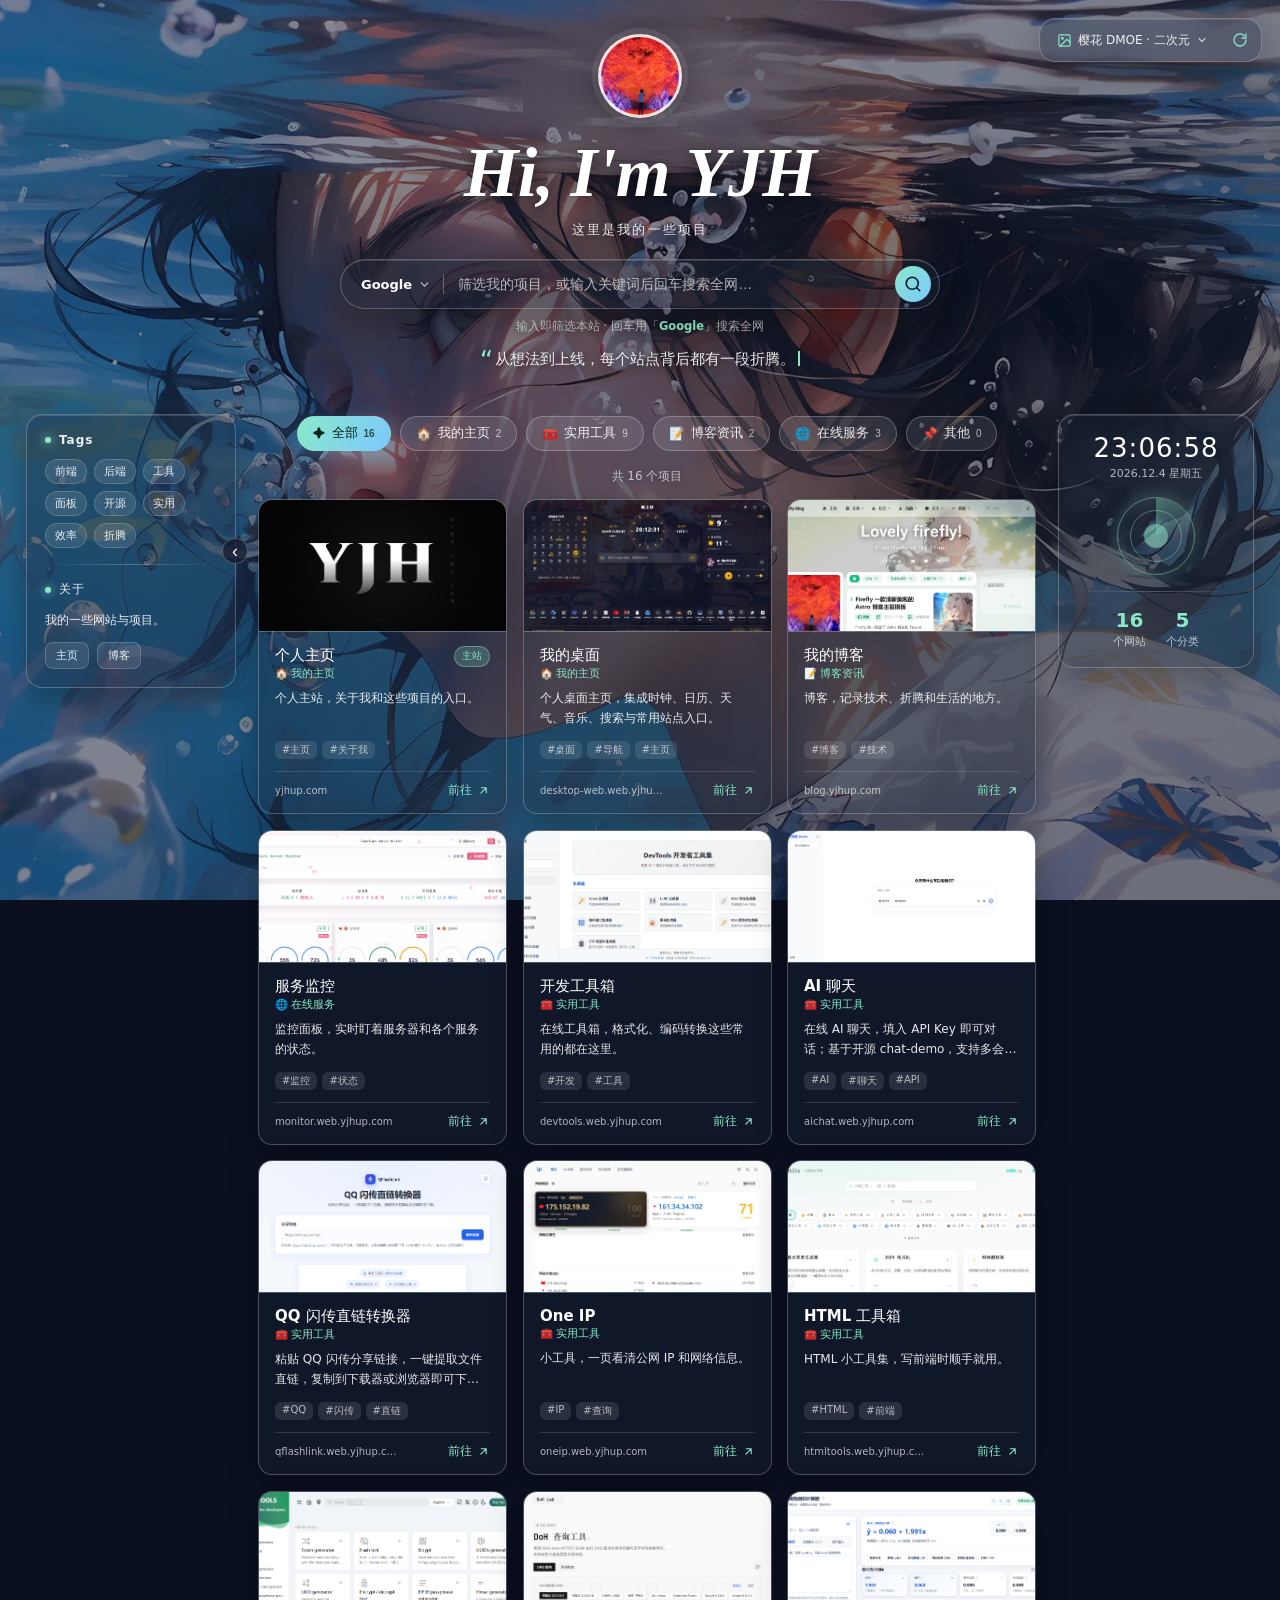
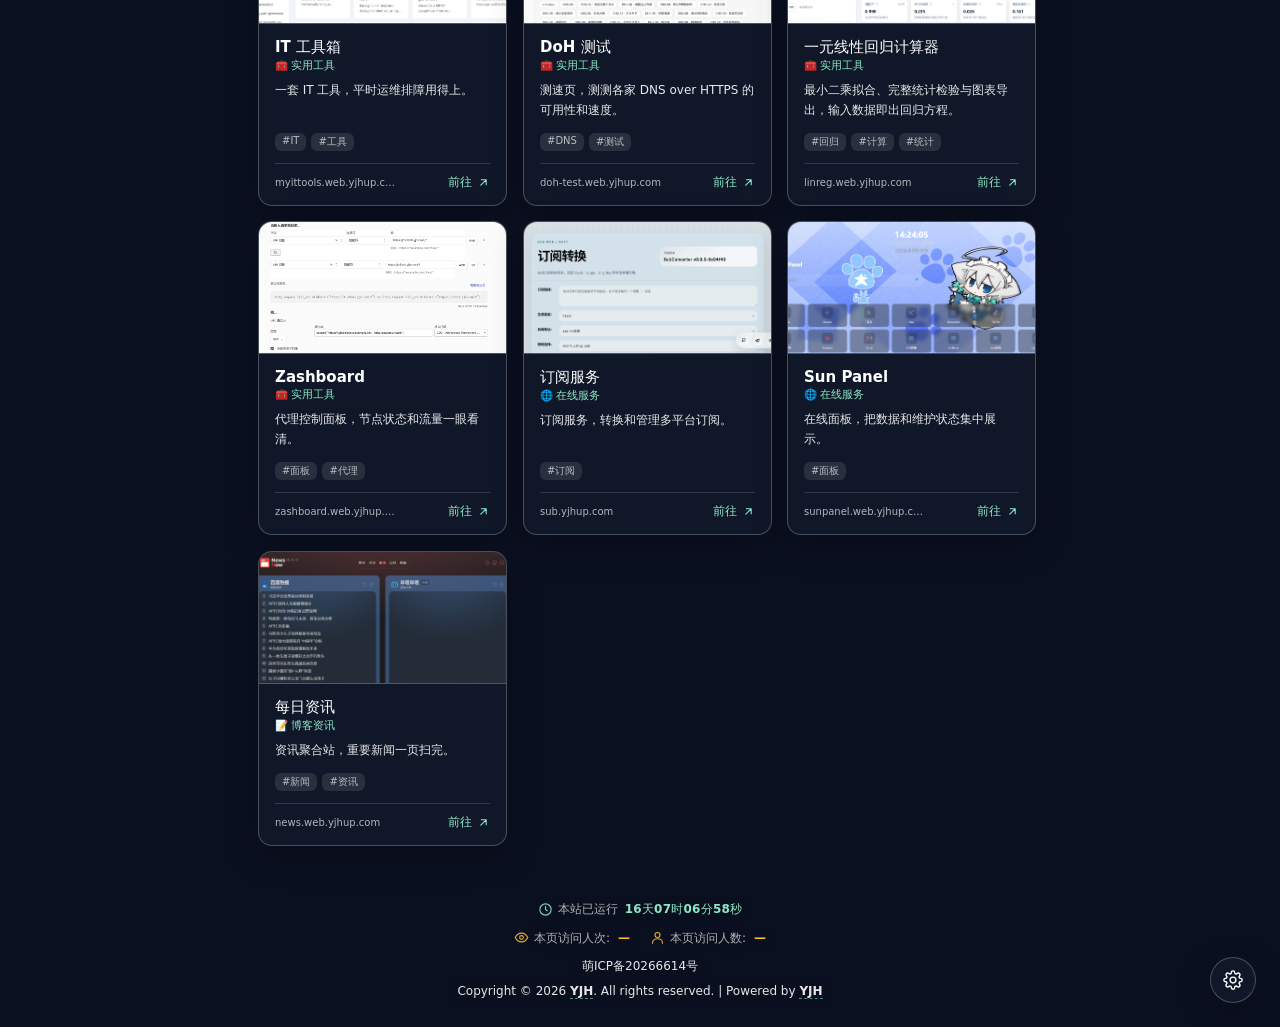
<file: index.html>
<!DOCTYPE html>
<html lang="zh-CN">
<head>
  <meta charset="UTF-8" />
  <meta name="viewport" content="width=device-width, initial-scale=1.0" />
  <title>我的网站展示</title>
  <meta name="description" content="我的网站与项目，点开就能看。" />
  <meta name="keywords" content="网站,项目,作品,开发,工具,yjhup" />
  <meta name="theme-color" content="#0b1021" />
  <link rel="icon" href="data:image/svg+xml,%3Csvg xmlns='http://www.w3.org/2000/svg' viewBox='0 0 100 100'%3E%3Ctext y='.9em' font-size='90'%3E🚀%3C/text%3E%3C/svg%3E" />
  <link rel="stylesheet" href="css/style.css" />
</head>
<body>
  <!-- 背景层：默认使用原项目壁纸 assets/wallpaper/ocean-girl.png -->
  <div class="bg-layer" id="bgLayer" aria-hidden="true">
    <div class="bg-image" id="bgImage"></div>
    <div class="bg-tint"></div>
    <div class="bg-overlay"></div>
  </div>

  <!-- 背景控制：图源选择 + 换一张（API 随机背景模式下显示） -->
  <div class="bg-controls glass" id="bgControls" hidden>
    <div class="wp-source-wrap">
      <button type="button" class="wp-source-btn" id="wpSourceBtn" title="选择背景图源">
        <svg viewBox="0 0 24 24" aria-hidden="true"><rect x="3" y="3" width="18" height="18" rx="2"/><circle cx="8.5" cy="8.5" r="1.5"/><path d="m21 15-5-5L5 21"/></svg>
        <span id="wpSourceLabel">樱花 DMOE</span>
        <svg class="caret-svg" viewBox="0 0 24 24" aria-hidden="true"><path d="M6 9l6 6 6-6"/></svg>
      </button>
      <div class="wp-source-menu glass" id="wpSourceMenu" hidden></div>
    </div>
    <button type="button" class="wp-refresh-btn" id="refreshBgBtn" title="换一张背景">
      <svg viewBox="0 0 24 24" aria-hidden="true"><path d="M21 12a9 9 0 1 1-2.6-6.4M21 3v6h-6"/></svg>
    </button>
  </div>

  <!-- 加载态 -->
  <div class="boot" id="boot">
    <div class="boot-spinner"></div>
    <p>正在加载网站清单…</p>
  </div>

  <div class="app" id="app" hidden>
    <!-- 顶部 hero（跨整行） -->
    <header class="topbar">
      <div class="avatar" id="avatar" aria-hidden="true">YJH</div>
      <h1 class="hero-title" id="heroTitle"></h1>
      <p class="hero-subtitle" id="heroSubtitle"></p>

      <!-- 搜索框：前置引擎下拉 + 站内实时筛选 + 回车全网搜索 -->
      <div class="search-wrap glass">
        <div class="engine-box" id="engineBox">
          <button type="button" class="engine-trigger" id="engineTrigger" aria-haspopup="listbox" aria-expanded="false">
            <span id="engineLabel">Google</span>
            <svg viewBox="0 0 24 24" aria-hidden="true"><path d="M6 9l6 6 6-6"/></svg>
          </button>
          <div class="engine-menu glass" id="engineMenu" role="listbox" hidden></div>
        </div>
        <span class="search-divider" aria-hidden="true"></span>
        <input id="searchInput" type="search" placeholder="筛选我的项目，或输入关键词后回车搜索全网…" autocomplete="off" aria-label="搜索项目" />
        <button class="search-go" id="searchGo" title="用所选搜索引擎搜索" aria-label="搜索">
          <svg viewBox="0 0 24 24" aria-hidden="true"><path d="M21 21l-4.3-4.3M19 11a8 8 0 1 1-16 0 8 8 0 0 1 16 0Z"/></svg>
        </button>
      </div>
      <p class="search-hint" id="searchHint"></p>

      <p class="typewriter"><span class="quote-mark">“</span><span id="typeTarget"></span><span class="caret"></span></p>
    </header>

    <!-- 左侧信息面板 -->
    <aside class="side-panel side-left glass" id="leftPanel">
      <div class="panel-label"><span class="dot"></span>Tags</div>
      <div class="tag-cloud" id="tagCloud"></div>
      <div class="panel-divider"></div>
      <div class="panel-label"><span class="dot"></span>关于</div>
      <p class="about-text" id="aboutText"></p>
      <div class="social-row" id="socialRow"></div>
      <button class="panel-collapse" id="collapseLeft" title="收起面板" aria-label="收起面板">‹</button>
    </aside>
    <!-- 收起后出现的恢复入口（始终可见，无需刷新） -->
    <button class="panel-restore" id="restoreLeft" title="展开标签面板" aria-label="展开标签面板" hidden>标签 ›</button>

    <!-- 主体内容 -->
    <main class="content">
      <nav class="categories" id="categories" aria-label="网站分类"></nav>

      <div class="result-meta">
        <span id="resultCount"></span>
        <button class="reset-btn" id="resetBtn" hidden>清除筛选</button>
      </div>

      <section class="grid" id="grid" aria-live="polite"></section>

      <div class="empty" id="empty" hidden>
        <div class="empty-icon">🔍</div>
        <h3>没有找到匹配的项目</h3>
        <p>换个关键词试试，或者点上方按钮直接搜索全网。</p>
        <button class="primary-btn" id="emptyReset">显示全部</button>
      </div>
    </main>

    <!-- 右侧时钟面板 -->
    <aside class="side-panel side-right glass" id="rightPanel">
      <div class="clock" id="clock">00:00:00</div>
      <div class="clock-date" id="clockDate"></div>
      <div class="radar" aria-hidden="true"><span></span><span></span></div>
      <div class="panel-divider"></div>
      <div class="stat-row">
        <div class="stat"><strong id="statSites">0</strong><span>个网站</span></div>
        <div class="stat"><strong id="statCats">0</strong><span>个分类</span></div>
      </div>
    </aside>

    <footer class="footer" id="footer">
      <!-- 页脚第一行：本站运行时间（JS 每秒更新，格式 x天X时X分X秒） -->
      <div class="uptime-line">
        <span class="stat-item uptime-item">
          <svg viewBox="0 0 24 24" aria-hidden="true"><circle cx="12" cy="12" r="9"/><path d="M12 7v5l3 2"/></svg>
          本站已运行<span id="site-uptime" class="uptime-num">—</span>
        </span>
      </div>
      <!-- 页脚第二行：访问统计（与 sunpanel 项目相同后端，脚本见页面底部） -->
      <div class="visit-stats">
        <span class="stat-item">
          <svg viewBox="0 0 24 24" aria-hidden="true"><path d="M2 12s3.5-7 10-7 10 7 10 7-3.5 7-10 7-10-7-10-7Z"/><circle cx="12" cy="12" r="3"/></svg>
          本页访问人次:<span id="page_pv" class="stat-num">—</span>
        </span>
        <span class="stat-item">
          <svg viewBox="0 0 24 24" aria-hidden="true"><circle cx="12" cy="8" r="4"/><path d="M4 21c0-4 3.6-7 8-7s8 3 8 7"/></svg>
          本页访问人数:<span id="page_uv" class="stat-num">—</span>
        </span>
      </div>
      <div class="copyright" id="copyright">
        <div><a href="https://icp.gov.moe/?keyword=20266614" target="_blank" rel="noopener noreferrer">萌ICP备20266614号</a></div>
        <div>Copyright © 2026 <a href="https://yjhup.com" target="_blank" rel="noopener noreferrer">YJH</a>. All rights reserved. | Powered by <a href="https://yjhup.com" target="_blank" rel="noopener noreferrer">YJH</a></div>
      </div>
    </footer>

    <!-- 悬浮管理按钮 -->
    <div class="fab-wrap">
      <button class="fab" id="fab" title="管理 / 设置" aria-label="管理与设置">
        <svg viewBox="0 0 24 24" aria-hidden="true"><path d="M12 15.5A3.5 3.5 0 1 0 12 8.5a3.5 3.5 0 0 0 0 7Z"/><path d="M19.4 15a1.7 1.7 0 0 0 .34 1.88l.06.06a2 2 0 1 1-2.83 2.83l-.06-.06a1.7 1.7 0 0 0-1.88-.34 1.7 1.7 0 0 0-1 1.56V21a2 2 0 1 1-4 0v-.09a1.7 1.7 0 0 0-1.1-1.56 1.7 1.7 0 0 0-1.88.34l-.06.06a2 2 0 1 1-2.83-2.83l.06-.06A1.7 1.7 0 0 0 4.6 15a1.7 1.7 0 0 0-1.56-1H3a2 2 0 1 1 0-4h.09A1.7 1.7 0 0 0 4.6 9a1.7 1.7 0 0 0-.34-1.88l-.06-.06a2 2 0 1 1 2.83-2.83l.06.06A1.7 1.7 0 0 0 9 4.6h.09A1.7 1.7 0 0 0 10 3.04V3a2 2 0 1 1 4 0v.09a1.7 1.7 0 0 0 1 1.56 1.7 1.7 0 0 0 1.88-.34l.06-.06a2 2 0 1 1 2.83 2.83l-.06.06A1.7 1.7 0 0 0 19.4 9v.09a1.7 1.7 0 0 0 1.56 1H21a2 2 0 1 1 0 4h-.09a1.7 1.7 0 0 0-1.51 1Z"/></svg>
      </button>
      <div class="fab-menu glass" id="fabMenu" hidden>
        <a id="manageLink" href="#" target="_blank" rel="noopener noreferrer">✏️ 管理网站</a>
        <a href="README.md" target="_blank" rel="noopener noreferrer">📖 部署说明</a>
        <a href="advanced/README.md" target="_blank" rel="noopener noreferrer">⚙️ 进阶：KV 管理</a>
      </div>
    </div>
  </div>

  <!-- 访问统计：与 sunpanel 使用同一后端（WebViso），自动填充 #page_pv / #page_uv -->
  <script defer src="//stats.web.yjhup.com/js/index.min.js"></script>

  <script src="data/sites.js"></script>
  <script src="js/app.js"></script>
</body>
</html>
</file>
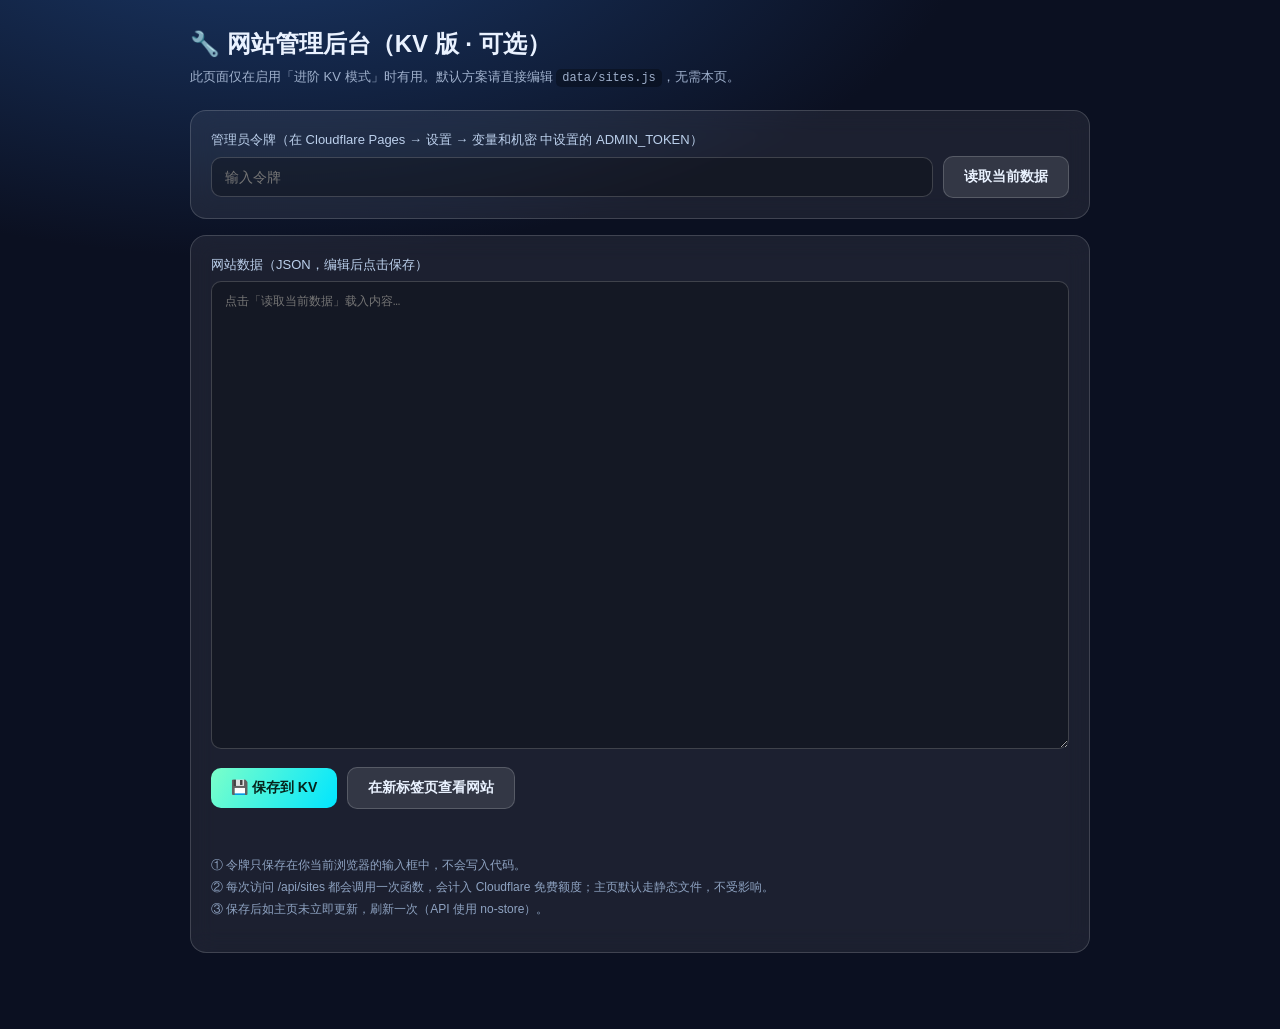
<file: advanced/admin.html>
<!DOCTYPE html>
<html lang="zh-CN">
<head>
  <meta charset="UTF-8" />
  <meta name="viewport" content="width=device-width, initial-scale=1.0" />
  <title>网站管理后台（KV）</title>
  <meta name="robots" content="noindex, nofollow" />
  <style>
    :root { --a:#7bffc9; --b:#00e5ff; }
    * { box-sizing: border-box; }
    body { margin:0; min-height:100vh; font-family:"Segoe UI","PingFang SC","Microsoft YaHei",sans-serif;
      background:radial-gradient(1200px 600px at 20% -10%,#1b3a6b,#0b1021 60%); color:#eaf2ff; padding:28px 16px 60px; }
    .wrap { max-width:900px; margin:0 auto; }
    h1 { margin:0 0 6px; font-size:24px; }
    .sub { color:#9fb0cc; font-size:13px; margin:0 0 22px; line-height:1.7; }
    .card { background:rgba(255,255,255,.07); border:1px solid rgba(255,255,255,.16); border-radius:16px;
      padding:20px; margin-bottom:16px; backdrop-filter:blur(12px); }
    label { display:block; font-size:13px; color:#bcd0ec; margin-bottom:7px; }
    input[type=password], textarea { width:100%; background:rgba(0,0,0,.25); color:#eaf2ff;
      border:1px solid rgba(255,255,255,.18); border-radius:10px; padding:11px 13px; font-family:inherit; font-size:14px; outline:none; }
    input[type=password]:focus, textarea:focus { border-color:var(--a); box-shadow:0 0 0 3px rgba(123,255,201,.15); }
    textarea { min-height:52vh; resize:vertical; font-family:ui-monospace,Consolas,monospace; font-size:12px; line-height:1.6; tab-size:2; }
    .row { display:flex; gap:10px; flex-wrap:wrap; align-items:center; }
    button { border:0; border-radius:10px; padding:11px 20px; font-size:14px; font-weight:700; cursor:pointer;
      background:linear-gradient(120deg,var(--a),var(--b)); color:#06231b; transition:.25s; }
    button:hover { transform:translateY(-2px); box-shadow:0 8px 24px rgba(0,229,255,.25); }
    button.ghost { background:rgba(255,255,255,.1); color:#eaf2ff; border:1px solid rgba(255,255,255,.18); }
    .msg { min-height:22px; margin:12px 0 0; font-size:13px; }
    .ok { color:var(--a); } .err { color:#ff8b8b; }
    code { background:rgba(0,0,0,.3); padding:2px 6px; border-radius:5px; font-size:12px; }
    .hint { font-size:12px; color:#8fa3c2; line-height:1.8; }
  </style>
</head>
<body>
<div class="wrap">
  <h1>🔧 网站管理后台（KV 版 · 可选）</h1>
  <p class="sub">此页面仅在启用「进阶 KV 模式」时有用。默认方案请直接编辑 <code>data/sites.js</code>，无需本页。</p>

  <div class="card">
    <label for="token">管理员令牌（在 Cloudflare Pages → 设置 → 变量和机密 中设置的 ADMIN_TOKEN）</label>
    <div class="row">
      <input type="password" id="token" placeholder="输入令牌" style="flex:1;min-width:220px" />
      <button id="loadBtn" class="ghost">读取当前数据</button>
    </div>
  </div>

  <div class="card">
    <label for="editor">网站数据（JSON，编辑后点击保存）</label>
    <textarea id="editor" spellcheck="false" placeholder='点击「读取当前数据」载入内容…'></textarea>
    <div class="row" style="margin-top:14px">
      <button id="saveBtn">💾 保存到 KV</button>
      <button id="openBtn" class="ghost">在新标签页查看网站</button>
    </div>
    <p class="msg" id="msg"></p>
    <p class="hint">
      ① 令牌只保存在你当前浏览器的输入框中，不会写入代码。<br>
      ② 每次访问 /api/sites 都会调用一次函数，会计入 Cloudflare 免费额度；主页默认走静态文件，不受影响。<br>
      ③ 保存后如主页未立即更新，刷新一次（API 使用 no-store）。
    </p>
  </div>
</div>

<script>
(function(){
  var $ = function(id){ return document.getElementById(id); };
  function say(text, ok){ var m=$('msg'); m.textContent=text; m.className='msg '+(ok?'ok':'err'); }

  $('loadBtn').addEventListener('click', function(){
    fetch('/api/sites',{cache:'no-store'})
      .then(function(r){ return r.json().then(function(j){ if(!r.ok) throw new Error(j.error||r.status); return j; }); })
      .then(function(j){ $('editor').value = JSON.stringify(j,null,2); say('已读取，共 '+(j.sites||[]).length+' 个网站。',true); })
      .catch(function(e){ say('读取失败：'+e.message,false); });
  });

  $('saveBtn').addEventListener('click', function(){
    var token = $('token').value.trim();
    if(!token){ say('请先填写管理员令牌。',false); return; }
    var payload;
    try { payload = JSON.parse($('editor').value); }
    catch(e){ say('JSON 格式有误：'+e.message,false); return; }
    fetch('/api/sites',{
      method:'POST',
      headers:{'Content-Type':'application/json','Authorization':'Bearer '+token},
      body:JSON.stringify(payload)
    })
      .then(function(r){ return r.json().then(function(j){ if(!r.ok) throw new Error(j.error||r.status); return j; }); })
      .then(function(j){ say('保存成功！已写入 '+(j.sites||0)+' 个网站。',true); })
      .catch(function(e){ say('保存失败：'+e.message,false); });
  });

  $('openBtn').addEventListener('click', function(){ window.open('/','_blank','noopener'); });
})();
</script>
</body>
</html>
</file>
<file: css/style.css>
/* ============================================================
   我的网站展示 — 风格参考 leleo.top
   自然、克制、半透明玻璃卡片；纯静态无外部依赖
   ============================================================ */

:root {
  --accent: #8be9c8;
  --accent2: #7cc7ff;
  --blur: 14px;
  --glass-bg: rgba(28, 38, 58, 0.34);
  --glass-bg-2: rgba(255, 255, 255, 0.10);
  --glass-border: rgba(255, 255, 255, 0.24);
  --text: #ffffff;
  --text-soft: rgba(255, 255, 255, 0.9);
  --text-dim: rgba(255, 255, 255, 0.68);
  --shadow: 0 10px 32px rgba(0, 0, 0, 0.28);
  --radius: 16px;
  --ease: cubic-bezier(0.22, 1, 0.36, 1);
  font-synthesis: none;
}

* { box-sizing: border-box; }
[hidden] { display: none !important; }
html, body { height: 100%; }

body {
  margin: 0;
  min-height: 100vh;
  color: var(--text);
  font-family: "Segoe UI", "PingFang SC", "Hiragino Sans GB", "Microsoft YaHei", system-ui, -apple-system, sans-serif;
  -webkit-font-smoothing: antialiased;
  overflow-x: hidden;
  background: #0b1021;
}
::selection { background: var(--accent); color: #06231b; }

/* ---------- 背景 ---------- */
.bg-layer { position: fixed; inset: 0; z-index: -1; overflow: hidden; background: #0b1021; }
.bg-image {
  position: absolute; inset: 0;
  background-image: url("../assets/wallpaper/ocean-girl.png");
  background-size: cover; background-position: center;
  transform: scale(1.04); filter: saturate(1.05);
}
.bg-tint { position: absolute; inset: 0; background: linear-gradient(135deg, rgba(9,26,66,.34), rgba(6,12,32,.5)); }
.bg-overlay { position: absolute; inset: 0; background: rgba(6,10,26,.18); }

/* 背景控制（图源选择 + 换一张），悬浮右上角 */
.bg-controls {
  position: fixed; top: 18px; right: 18px; z-index: 25;
  display: flex; align-items: center; gap: 4px; padding: 5px;
  border-radius: 999px;
}
.bg-controls button { border: 0; outline: 0; cursor: pointer; background: transparent; color: var(--text-soft); font-family: inherit; }
.wp-source-wrap { position: relative; }
.wp-source-btn {
  display: flex; align-items: center; gap: 6px; height: 32px; padding: 0 12px;
  border-radius: 999px; font-size: 12px; transition: background .2s;
}
.wp-source-btn:hover { background: rgba(255,255,255,.14); }
.wp-source-btn > svg:first-child { width: 15px; height: 15px; fill: none; stroke: var(--accent); stroke-width: 1.8; stroke-linecap: round; stroke-linejoin: round; }
.wp-source-btn .caret-svg { width: 12px; height: 12px; fill: none; stroke: var(--text-dim); stroke-width: 2.4; stroke-linecap: round; stroke-linejoin: round; transition: transform .25s; }
.wp-source-btn[aria-expanded="true"] .caret-svg { transform: rotate(180deg); }
.wp-source-menu {
  position: absolute; top: calc(100% + 8px); right: 0; min-width: 178px; padding: 6px;
  border-radius: 12px; background: rgba(20,30,48,.9); border: 1px solid rgba(255,255,255,.22);
  box-shadow: 0 14px 36px rgba(0,0,0,.4);
  -webkit-backdrop-filter: blur(18px) saturate(150%); backdrop-filter: blur(18px) saturate(150%);
  animation: menuIn .18s var(--ease) both;
}
.wp-source-option {
  display: block; width: 100%; text-align: left; padding: 8px 12px; border-radius: 8px;
  font-size: 12.5px; color: var(--text-soft); transition: background .18s, color .18s;
}
.wp-source-option:hover { background: rgba(255,255,255,.12); color: #fff; }
.wp-source-option.active { color: var(--accent); font-weight: 700; background: rgba(139,233,200,.1); }
.wp-refresh-btn {
  width: 32px; height: 32px; border-radius: 50%; display: grid; place-items: center;
  transition: background .2s;
}
.wp-refresh-btn:hover { background: rgba(255,255,255,.14); }
.wp-refresh-btn svg { width: 16px; height: 16px; fill: none; stroke: var(--accent); stroke-width: 2; stroke-linecap: round; stroke-linejoin: round; transition: transform .5s; }
.wp-refresh-btn.loading svg { animation: spin .8s linear infinite; }

.glass {
  background: var(--glass-bg);
  border: 1px solid var(--glass-border);
  box-shadow: var(--shadow), inset 0 1px 0 rgba(255,255,255,.14);
  -webkit-backdrop-filter: blur(var(--blur)) saturate(150%);
  backdrop-filter: blur(var(--blur)) saturate(150%);
  border-radius: var(--radius);
}

/* ---------- 启动加载 ---------- */
.boot { position: fixed; inset: 0; display: flex; flex-direction: column; align-items: center; justify-content: center; gap: 18px; color: var(--text-soft); z-index: 50; }
.boot-spinner { width: 42px; height: 42px; border-radius: 50%; border: 3px solid rgba(255,255,255,.2); border-top-color: var(--accent); animation: spin .9s linear infinite; }
@keyframes spin { to { transform: rotate(360deg); } }

/* ---------- 主布局 ---------- */
.app {
  max-width: 1320px; margin: 0 auto; padding: 26px 26px 24px;
  display: grid;
  grid-template-columns: 210px minmax(0, 1fr) 196px;
  grid-template-areas: "top top top" "left main right" "foot foot foot";
  align-items: start; gap: 22px;
  animation: rise .7s var(--ease) both;
}
@keyframes rise { from { opacity: 0; transform: translateY(16px); } to { opacity: 1; transform: none; } }

/* ---------- 顶部 ---------- */
.topbar { grid-area: top; text-align: center; padding: 8px 0 14px; }
.avatar {
  width: 84px; height: 84px; margin: 0 auto 14px;
  border-radius: 50%; display: grid; place-items: center;
  font-size: 24px; font-weight: 800; letter-spacing: .04em; color: #0b1c2e;
  background: linear-gradient(145deg, #d8fff0, #a7c8ff);
  border: 3px solid rgba(255,255,255,.85);
  box-shadow: 0 8px 26px rgba(0,0,0,.34), 0 0 0 6px rgba(255,255,255,.1);
}
.hero-title {
  margin: 0; font-size: clamp(2.3rem, 6vw, 4.4rem); font-weight: 800; font-style: italic;
  letter-spacing: -.01em; color: #fff;
  font-family: Georgia, "Times New Roman", "Segoe UI", serif;
  text-shadow: 0 3px 18px rgba(0,0,0,.5), 0 0 2px rgba(0,0,0,.4);
}
.hero-subtitle { margin: 8px 0 20px; font-size: 13px; letter-spacing: .16em; color: var(--text-soft); text-shadow: 0 2px 10px rgba(0,0,0,.6); }

/* 搜索框：引擎下拉 + 输入 + 搜索按钮 */
.search-wrap {
  display: flex; align-items: center; width: min(600px, 100%); margin: 0 auto;
  height: 50px; padding: 0 8px 0 0; border-radius: 999px;
  text-align: left; transition: box-shadow .3s, border-color .3s; position: relative; z-index: 20;
}
.search-wrap:focus-within { border-color: var(--accent); box-shadow: 0 0 0 3px rgba(139,233,200,.16), var(--shadow); }
/* 自定义引擎下拉：与玻璃主题一致，不再用浏览器原生白底弹窗 */
.engine-box { flex: none; align-self: stretch; display: flex; align-items: center; position: relative; }
.engine-trigger {
  border: 0; outline: 0; cursor: pointer; background: transparent; height: 100%;
  display: flex; align-items: center; gap: 6px; padding: 0 12px 0 20px;
  color: var(--text); font-size: 13px; font-weight: 600; font-family: inherit;
}
.engine-trigger svg { width: 13px; height: 13px; fill: none; stroke: var(--text-dim); stroke-width: 2.4; stroke-linecap: round; stroke-linejoin: round; transition: transform .25s; }
.engine-trigger[aria-expanded="true"] svg { transform: rotate(180deg); }
.engine-menu {
  position: absolute; top: calc(100% + 10px); left: 4px; min-width: 128px;
  padding: 6px; border-radius: 12px; z-index: 40;
  background: rgba(20, 30, 48, 0.86); border: 1px solid rgba(255,255,255,.22);
  box-shadow: 0 14px 36px rgba(0,0,0,.4);
  -webkit-backdrop-filter: blur(18px) saturate(150%); backdrop-filter: blur(18px) saturate(150%);
  animation: menuIn .18s var(--ease) both;
}
@keyframes menuIn { from { opacity: 0; transform: translateY(-6px); } to { opacity: 1; transform: none; } }
.engine-option {
  display: block; width: 100%; text-align: left; border: 0; outline: 0; cursor: pointer;
  background: transparent; color: var(--text-soft); font-size: 13px; font-family: inherit;
  padding: 8px 12px; border-radius: 8px; transition: background .18s, color .18s;
}
.engine-option:hover { background: rgba(255,255,255,.12); color: #fff; }
.engine-option.active { color: var(--accent); font-weight: 700; background: rgba(139,233,200,.1); }
.search-divider { width: 1px; height: 20px; background: rgba(255,255,255,.28); flex: none; }
.search-wrap input { flex: 1; min-width: 0; background: none; border: 0; outline: 0; color: var(--text); font-size: 14px; padding: 0 14px; }
.search-wrap input::placeholder { color: var(--text-dim); }
.search-wrap input::-webkit-search-cancel-button { filter: invert(1); opacity: .6; }
.search-go {
  flex: none; width: 36px; height: 36px; border-radius: 50%; border: 0; cursor: pointer;
  display: grid; place-items: center; color: #0b1c2e;
  background: linear-gradient(135deg, var(--accent), var(--accent2)); transition: transform .25s;
}
.search-go:hover { transform: scale(1.08); }
.search-go svg { width: 18px; height: 18px; fill: none; stroke: currentColor; stroke-width: 2.2; stroke-linecap: round; }
.search-hint { margin: 10px 0 0; font-size: 11.5px; color: var(--text-dim); text-shadow: 0 1px 8px rgba(0,0,0,.6); }
.search-hint b { color: var(--accent); font-weight: 700; }

.typewriter { min-height: 26px; margin: 16px 0 2px; font-size: 15px; color: var(--text-soft); text-shadow: 0 2px 10px rgba(0,0,0,.6); }
.quote-mark { font-size: 26px; line-height: 0; color: var(--accent); vertical-align: -6px; margin-right: 2px; }
.caret { display: inline-block; width: 2px; height: 1em; margin-left: 3px; background: var(--accent); vertical-align: -.14em; animation: blink 1s steps(1) infinite; }
@keyframes blink { 50% { opacity: 0; } }

/* ---------- 侧边面板 ---------- */
.side-panel { position: sticky; top: 22px; padding: 18px; z-index: 5; transition: transform .4s var(--ease), opacity .35s; }
.side-left { grid-area: left; }
.side-right { grid-area: right; text-align: center; }
.side-left.collapsed { transform: translateX(-120%); opacity: 0; pointer-events: none; }
.panel-restore {
  grid-column: 1; grid-row: 2; align-self: start; justify-self: start;
  position: sticky; top: 22px; z-index: 6;
  padding: 9px 13px; border-radius: 0 12px 12px 0; cursor: pointer;
  border: 1px solid var(--glass-border); border-left: 0;
  background: var(--glass-bg); -webkit-backdrop-filter: blur(var(--blur)); backdrop-filter: blur(var(--blur));
  color: var(--accent); font-size: 12px; font-weight: 700; box-shadow: var(--shadow);
}
.panel-label { display: flex; align-items: center; gap: 8px; font-size: 12px; font-weight: 600; letter-spacing: .08em; margin-bottom: 12px; color: var(--text-soft); }
.dot { width: 6px; height: 6px; border-radius: 50%; background: var(--accent); box-shadow: 0 0 10px var(--accent); }
.panel-divider { height: 1px; background: linear-gradient(90deg, transparent, var(--glass-border), transparent); margin: 16px 0; }
.tag-cloud { display: flex; flex-wrap: wrap; gap: 7px; }
.tag-chip { font-size: 11px; padding: 4px 9px; border-radius: 999px; background: rgba(255,255,255,.1); border: 1px solid rgba(255,255,255,.18); color: var(--text-soft); cursor: pointer; transition: .25s; }
.tag-chip:hover { background: var(--accent); color: #06231b; transform: translateY(-2px); }
.about-text { margin: 0 0 12px; font-size: 12px; line-height: 1.7; color: var(--text-soft); }
.social-row { display: flex; flex-wrap: wrap; gap: 8px; }
.social-btn { font-size: 11px; padding: 5px 10px; border-radius: 8px; background: rgba(255,255,255,.1); border: 1px solid rgba(255,255,255,.18); color: var(--text-soft); text-decoration: none; transition: .25s; }
.social-btn:hover { background: var(--accent2); color: #04212b; transform: translateY(-2px); }
.panel-collapse { position: absolute; right: -13px; top: 50%; transform: translateY(-50%); width: 26px; height: 26px; border-radius: 50%; border: 1px solid var(--glass-border); background: rgba(20,26,48,.75); color: var(--text); cursor: pointer; font-size: 18px; line-height: 1; display: grid; place-items: center; }

.clock { font-size: 26px; font-weight: 300; letter-spacing: .04em; font-variant-numeric: tabular-nums; }
.clock-date { font-size: 11px; color: var(--text-dim); margin-top: 3px; }
.radar { width: 78px; height: 78px; margin: 16px auto 0; position: relative; border: 1px solid rgba(139,233,200,.5); border-radius: 50%; box-shadow: 0 0 18px rgba(139,233,200,.25), inset 0 0 18px rgba(139,233,200,.15); }
.radar span { position: absolute; border-radius: 50%; border: 1px solid rgba(139,233,200,.4); top: 50%; left: 50%; transform: translate(-50%,-50%); }
.radar span:nth-child(1) { width: 52px; height: 52px; }
.radar span:nth-child(2) { width: 24px; height: 24px; background: rgba(139,233,200,.5); border: 0; }
.radar::after { content: ""; position: absolute; inset: 0; border-radius: 50%; background: conic-gradient(from 0deg, rgba(139,233,200,.35), transparent 25%); animation: spin 3.5s linear infinite; }
.stat-row { display: flex; justify-content: center; gap: 20px; }
.stat { display: flex; flex-direction: column; gap: 2px; }
.stat strong { font-size: 20px; color: var(--accent); font-variant-numeric: tabular-nums; }
.stat span { font-size: 11px; color: var(--text-dim); }

/* ---------- 主体 ---------- */
.content { grid-area: main; min-width: 0; }
.categories { display: flex; flex-wrap: wrap; justify-content: center; gap: 9px; margin: 2px 0 16px; }
.cat-btn { display: inline-flex; align-items: center; gap: 6px; padding: 8px 15px; border-radius: 999px; border: 1px solid var(--glass-border); background: var(--glass-bg-2); color: var(--text-soft); font-size: 12.5px; cursor: pointer; -webkit-backdrop-filter: blur(var(--blur)); backdrop-filter: blur(var(--blur)); transition: all .3s var(--ease); }
.cat-btn:hover { transform: translateY(-2px); border-color: var(--accent); color: #fff; }
.cat-btn.active { background: linear-gradient(120deg, var(--accent), var(--accent2)); color: #06231b; border-color: transparent; font-weight: 700; box-shadow: 0 6px 20px rgba(124,199,255,.28); }
.cat-btn .cat-count { font-size: 10px; opacity: .75; }

.result-meta { display: flex; align-items: center; justify-content: center; gap: 14px; margin: 2px 0 14px; font-size: 12px; color: var(--text-dim); min-height: 18px; text-shadow: 0 1px 8px rgba(0,0,0,.5); }
.reset-btn, .primary-btn { background: rgba(255,255,255,.1); border: 1px solid var(--glass-border); color: var(--text-soft); border-radius: 8px; padding: 5px 12px; font-size: 12px; cursor: pointer; transition: .25s; }
.reset-btn:hover, .primary-btn:hover { background: rgba(255,255,255,.2); color: #fff; }

.grid { display: grid; grid-template-columns: repeat(auto-fill, minmax(228px, 1fr)); gap: 16px; }

/* ---------- 卡片（带封面，参考 leleo 的项目卡片） ---------- */
.card {
  display: flex; flex-direction: column; border-radius: 14px; overflow: hidden;
  background: var(--glass-bg); border: 1px solid var(--glass-border);
  box-shadow: var(--shadow), inset 0 1px 0 rgba(255,255,255,.12);
  -webkit-backdrop-filter: blur(var(--blur)) saturate(145%); backdrop-filter: blur(var(--blur)) saturate(145%);
  text-decoration: none; color: inherit; cursor: pointer;
  animation: cardIn .5s var(--ease) both;
  transition: transform .35s var(--ease), box-shadow .35s;
}
@keyframes cardIn { from { opacity: 0; transform: translateY(12px) scale(.985); } to { opacity: 1; transform: none; } }
.card:hover { transform: translateY(-6px); box-shadow: 0 18px 44px rgba(0,0,0,.36), 0 0 26px rgba(124,199,255,.14); }
.card-cover {
  position: relative; height: 132px; flex: none; display: grid; place-items: center;
  background: linear-gradient(135deg, rgba(139,233,200,.22), rgba(124,199,255,.18));
  border-bottom: 1px solid rgba(255,255,255,.14); overflow: hidden;
}
/* 网站截图铺满封面，从顶部开始显示（通常能看到网站页头） */
.card-screenshot {
  width: 100%; height: 100%; object-fit: cover; object-position: top center;
  display: block; transition: transform .5s var(--ease);
}
.card:hover .card-screenshot { transform: scale(1.04); }
.card-icon { width: 52px; height: 52px; display: grid; place-items: center; font-size: 27px; border-radius: 14px; background: rgba(255,255,255,.14); border: 1px solid rgba(255,255,255,.24); overflow: hidden; }
.card-body { padding: 14px 16px 14px; display: flex; flex-direction: column; flex: 1; }
.card-head { display: flex; align-items: flex-start; gap: 8px; margin-bottom: 8px; }
.card-title { margin: 0 0 2px; font-size: 15px; font-weight: 700; }
.card-cat { font-size: 10.5px; color: var(--accent); }
.badge { margin-left: auto; flex: none; font-size: 9.5px; padding: 3px 7px; border-radius: 999px; background: rgba(139,233,200,.22); color: var(--accent); border: 1px solid rgba(139,233,200,.4); font-weight: 700; }
.card-desc { margin: 0 0 12px; font-size: 12px; line-height: 1.65; color: var(--text-soft); display: -webkit-box; -webkit-line-clamp: 2; -webkit-box-orient: vertical; overflow: hidden; }
.card-tags { display: flex; flex-wrap: wrap; gap: 5px; margin-top: auto; margin-bottom: 12px; }
.card-tag { font-size: 10px; padding: 2px 7px; border-radius: 6px; background: rgba(255,255,255,.1); color: var(--text-dim); }
.card-foot { display: flex; align-items: center; justify-content: space-between; padding-top: 10px; border-top: 1px solid rgba(255,255,255,.14); }
.visit-btn { display: inline-flex; align-items: center; gap: 5px; font-size: 12px; font-weight: 600; color: var(--accent); }
.visit-btn svg { width: 13px; height: 13px; fill: none; stroke: currentColor; stroke-width: 2; stroke-linecap: round; stroke-linejoin: round; transition: transform .3s; }
.card:hover .visit-btn svg { transform: translate(3px, -3px); }
.card-host { font-size: 10px; color: var(--text-dim); max-width: 58%; overflow: hidden; text-overflow: ellipsis; white-space: nowrap; }

/* ---------- 空状态 / 页脚 ---------- */
.empty { text-align: center; padding: 60px 20px; color: var(--text-soft); }
.empty-icon { font-size: 40px; margin-bottom: 10px; }
.empty h3 { margin: 0 0 6px; }
.empty p { margin: 0 0 18px; font-size: 13px; color: var(--text-dim); }
.primary-btn { padding: 8px 18px; border-color: var(--accent); color: var(--accent); }
.footer { grid-area: foot; margin-top: 30px; text-align: center; font-size: 12px; color: var(--text-soft); line-height: 1.9; text-shadow: 0 1px 8px rgba(0,0,0,.6); }
/* 页脚第一行：本站运行时间（独占一行，强调色数字） */
.uptime-line { display: flex; justify-content: center; margin-bottom: 6px; font-size: 12px; color: var(--text-dim); }
.uptime-num { color: var(--accent); font-weight: 700; font-variant-numeric: tabular-nums; letter-spacing: .02em; margin-left: 2px; }
/* 页脚第二行：访问统计（与 sunpanel 同款，配色适配本站） */
.visit-stats { display: flex; flex-wrap: wrap; align-items: center; justify-content: center; gap: 6px 20px; margin-bottom: 6px; font-size: 12px; color: var(--text-dim); }
.stat-item { display: inline-flex; align-items: center; gap: 5px; white-space: nowrap; }
.stat-item svg { width: 15px; height: 15px; fill: none; stroke: #fbbf24; stroke-width: 1.8; stroke-linecap: round; stroke-linejoin: round; opacity: .9; }
.stat-num { color: #fbbf24; font-weight: 700; font-variant-numeric: tabular-nums; margin-left: 3px; }
/* 运行时间的时钟图标用强调色，和访问统计的金色区分 */
.uptime-item svg { stroke: var(--accent); }
.copyright { display: inline-flex; flex-direction: column; align-items: center; gap: 2px; }
.copyright > div { max-width: 100%; }
.copyright-line { line-height: 1.9; }
.copyright a { color: var(--text-soft); text-decoration: none; transition: color .2s; }
.copyright a:hover { color: var(--accent); }
.footer-name { color: var(--accent); font-weight: 700; text-decoration: none; border-bottom: 1px dashed rgba(139,233,200,.6); }
.footer-name:hover { color: #fff; border-bottom-color: #fff; }

/* ---------- 悬浮管理按钮 ---------- */
.fab-wrap { position: fixed; right: 24px; bottom: 24px; z-index: 30; }
.fab { width: 46px; height: 46px; border-radius: 50%; border: 1px solid var(--glass-border); background: var(--glass-bg); -webkit-backdrop-filter: blur(var(--blur)); backdrop-filter: blur(var(--blur)); color: #fff; cursor: pointer; display: grid; place-items: center; box-shadow: var(--shadow); transition: transform .3s, background .3s; }
.fab:hover { transform: rotate(45deg); background: rgba(255,255,255,.24); }
.fab svg { width: 20px; height: 20px; fill: none; stroke: currentColor; stroke-width: 1.7; stroke-linecap: round; stroke-linejoin: round; }
.fab-menu { position: absolute; right: 0; bottom: 56px; width: 176px; padding: 8px; display: flex; flex-direction: column; gap: 4px; }
.fab-menu a { padding: 9px 11px; border-radius: 10px; font-size: 13px; color: var(--text-soft); text-decoration: none; transition: .2s; }
.fab-menu a:hover { background: rgba(255,255,255,.16); color: #fff; }

/* ---------- 响应式 ---------- */
@media (max-width: 1120px) {
  .app {
    grid-template-columns: minmax(0, 1fr) 190px;
    grid-template-areas: "top top" "main right" "left left" "foot foot";
  }
  .side-left, .panel-restore { position: static; }
}
@media (max-width: 760px) {
  .app {
    grid-template-columns: 1fr;
    grid-template-areas: "top" "right" "main" "left" "foot";
    padding: 16px 14px 16px; gap: 18px;
  }
  .side-panel, .panel-restore { position: static; }
  .avatar { width: 72px; height: 72px; font-size: 20px; }
  .search-wrap { height: 46px; }
  .engine-trigger { padding-left: 14px; padding-right: 10px; font-size: 12px; }
  .search-wrap input { font-size: 13px; padding: 0 10px; }
  .grid { grid-template-columns: 1fr; gap: 14px; }
  .cat-btn { padding: 7px 12px; font-size: 12px; }
  .fab-wrap { right: 16px; bottom: 16px; }
  .panel-collapse { display: none; }
  /* 窄屏页脚：统计项间距收紧、版权行允许折行 */
  .visit-stats { gap: 5px 12px; font-size: 11px; }
  .stat-item svg { width: 13px; height: 13px; }
  .footer { font-size: 11px; line-height: 1.8; }
  .copyright { width: 100%; }
  .copyright-line { text-wrap: balance; overflow-wrap: anywhere; }
}

@media (max-width: 420px) {
  .visit-stats { gap: 5px 10px; }
  .footer { font-size: 10.5px; }
}

@media (prefers-reduced-motion: reduce) {
  *, *::before, *::after { animation-duration: .01ms !important; animation-iteration-count: 1 !important; transition-duration: .01ms !important; }
}
</file>
